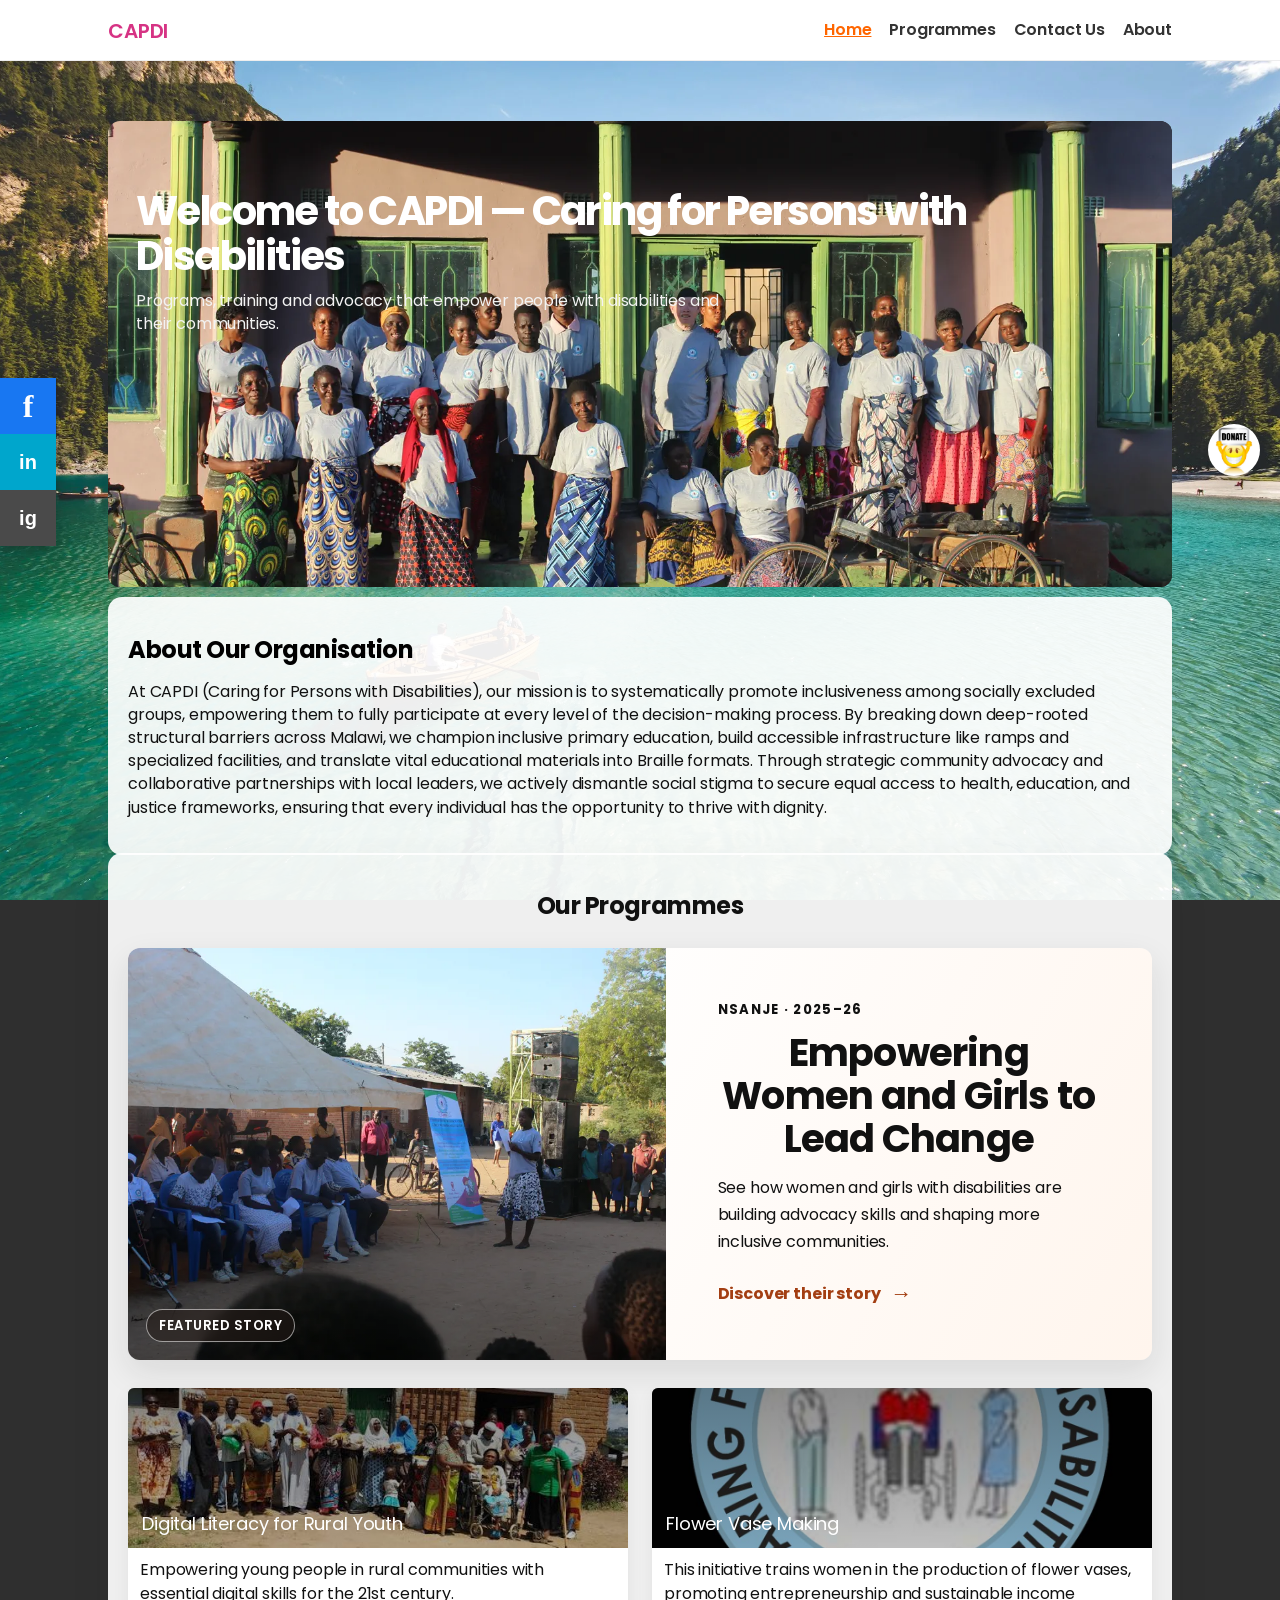
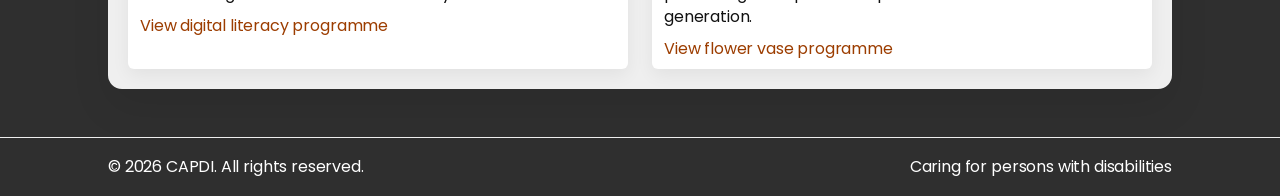
<file: index.html>
<!doctype html>
<html lang="en">
  <head>
    <meta charset="utf-8" />
    <meta name="viewport" content="width=device-width,initial-scale=1" />
    <link rel="icon" type="image/svg+xml" href="favicon.svg" />
    <title>CAPDI — Caring for persons with disabilities</title>
    <meta name="description" content="CAPDI empowers persons with disabilities and their communities through inclusive education, advocacy, training and development programmes in Malawi." />
    <link rel="preload" as="image" href="Pics/hero-capdi.webp" fetchpriority="high" />
    <link rel="preconnect" href="https://fonts.googleapis.com">
    <link rel="preconnect" href="https://fonts.gstatic.com" crossorigin>
    <link href="https://fonts.googleapis.com/css2?family=Poppins:wght@300;400;600;700&display=swap" rel="stylesheet" media="print" onload="this.media='all'">
    <noscript><link href="https://fonts.googleapis.com/css2?family=Poppins:wght@300;400;600;700&display=swap" rel="stylesheet"></noscript>
    <link rel="stylesheet" href="styles/styles.css?v=6">
    <!-- color overrides moved to styles/styles.css -->
  </head>
  <body>
    <header class="site-header">
      <div class="container">
        <div class="brand">
          <a href="index.html" class="brand-link"><span class="brand-text">CAPDI</span></a>
        </div>
        <button class="nav-toggle" aria-label="Toggle menu" aria-expanded="false">☰</button>
        <nav class="main-nav">
          <a href="index.html">Home</a>
          <a href="programmes.html">Programmes</a>
          
          <a href="contact.html">Contact Us</a>
          <a href="about.html">About</a>
        </nav>
      </div>
    </header>

    <section class="hero">
      <div class="container">
        <div class="hero-box">
          <img class="hero-image" src="Pics/hero-capdi.webp" alt="CAPDI community programme participants" width="1600" height="700" fetchpriority="high" decoding="async" />
          <div class="hero-inner">
            <h1 class="bright-orange">Welcome to CAPDI — Caring for Persons with Disabilities</h1>
            <p>Programs, training and advocacy that empower people with disabilities and their communities.</p>
          </div>
        </div>
      </div>
    </section>

    <main>
      <section id="about" class="container about-section">
        <div class="content-panel">
          <h2>About Our Organisation</h2>
          <p>At CAPDI (Caring for Persons with Disabilities), our mission is to systematically promote inclusiveness among socially excluded groups, empowering them to fully participate at every level of the decision-making process. By breaking down deep-rooted structural barriers across Malawi, we champion inclusive primary education, build accessible infrastructure like ramps and specialized facilities, and translate vital educational materials into Braille formats. Through strategic community advocacy and collaborative partnerships with local leaders, we actively dismantle social stigma to secure equal access to health, education, and justice frameworks, ensuring that every individual has the opportunity to thrive with dignity.</p>
        </div>
      </section>
      <section id="programmes" class="container programmes">
        <div class="content-panel">
          <h2>Our Programmes</h2>
          <a class="programme-spotlight" href="empowering-women-girls.html">
            <div class="programme-spotlight-image">
              <img src="Pics/empowering-women-girls.webp" alt="Women with disabilities taking part in CAPDI's Nsanje programme" width="960" height="640" loading="lazy" decoding="async" />
              <span class="programme-spotlight-label">Featured story</span>
            </div>
            <div class="programme-spotlight-copy">
              <p class="programme-spotlight-kicker">Nsanje <span aria-hidden="true">·</span> 2025–26</p>
              <h2>Empowering Women and Girls to Lead Change</h2>
              <p>See how women and girls with disabilities are building advocacy skills and shaping more inclusive communities.</p>
              <span class="programme-spotlight-link">Discover their story <span aria-hidden="true">→</span></span>
            </div>
          </a>
          <div class="grid home-programmes-grid">
          <article class="card reveal">
            <div class="card-image" style="background-image: url('Pics/home.jpg')">
              <div class="image-overlay">
                <div class="overlay-title">Digital Literacy for Rural Youth</div>
              </div>
            </div>
            <div class="card-body">
              <p>Empowering young people in rural communities with essential digital skills for the 21st century.</p>
              <a class="read-more" href="programmes.html#digital-literacy">View digital literacy programme</a>
            </div>
          </article>

          <article class="card reveal">
            <div class="card-image" style="background-image: url('Pics/images.jpg')">
              <div class="image-overlay">
                <div class="overlay-title">Flower Vase Making</div>
              </div>
            </div>
            <div class="card-body">
              <p>This initiative trains women in the production of flower vases, promoting entrepreneurship and sustainable income generation.</p>
              <a class="read-more" href="programmes.html#flower-vase">View flower vase programme</a>
            </div>
          </article>
          </div>
        </div>
      </section>
    </main>

    <footer class="site-footer">
      <div class="container">
        <div>© <span id="year"></span> CAPDI. All rights reserved.</div>
        <div>Caring for persons with disabilities</div>
      </div>
    </footer>
    <!-- Floating action buttons removed -->

    <script>
      document.getElementById('year').textContent = new Date().getFullYear();
      // Reveal on scroll
      (function(){
        const obs = new IntersectionObserver((entries)=>{
          entries.forEach(e=>{
            if(e.isIntersecting) e.target.classList.add('is-visible');
          });
        },{threshold:0.15});
        document.querySelectorAll('.reveal').forEach(el=>obs.observe(el));
      })();
    </script>
    <!-- Donate floating button (mid-right) -->
    <a id="contact-bubble" class="fab mid" href="contact.html" aria-label="Contact CAPDI" style="background-image:url('Pics/Donate.jpg'); right:20px; left:auto;"></a>
    <script>
      (function(){
        const page = location.pathname.split('/').pop() || 'index.html';
        document.querySelectorAll('.main-nav a').forEach(a=>{
          if(a.getAttribute('href') === page) a.classList.add('active');
        });
      })();
    </script>
    <script>
      document.addEventListener('DOMContentLoaded', function() {
        const toggle = document.querySelector('.nav-toggle');
        const navContainer = document.querySelector('.site-header .container');
        if (toggle && navContainer) {
          toggle.addEventListener('click', function() {
            const isOpen = navContainer.classList.toggle('open');
            toggle.setAttribute('aria-expanded', isOpen);
          });
        }
      });
    </script>
    <aside class="social-rail" aria-label="Social media">
      <a class="social-rail-button facebook" href="https://web.facebook.com/profile.php?id=100069528111214" target="_blank" rel="noopener noreferrer" aria-label="CAPDI on Facebook">f</a>
      <button class="social-rail-button linkedin" type="button" disabled title="LinkedIn link coming soon" aria-label="LinkedIn link coming soon">in</button>
      <button class="social-rail-button instagram" type="button" disabled title="Instagram link coming soon" aria-label="Instagram link coming soon">ig</button>
    </aside>
  </body>
</html>
</file>
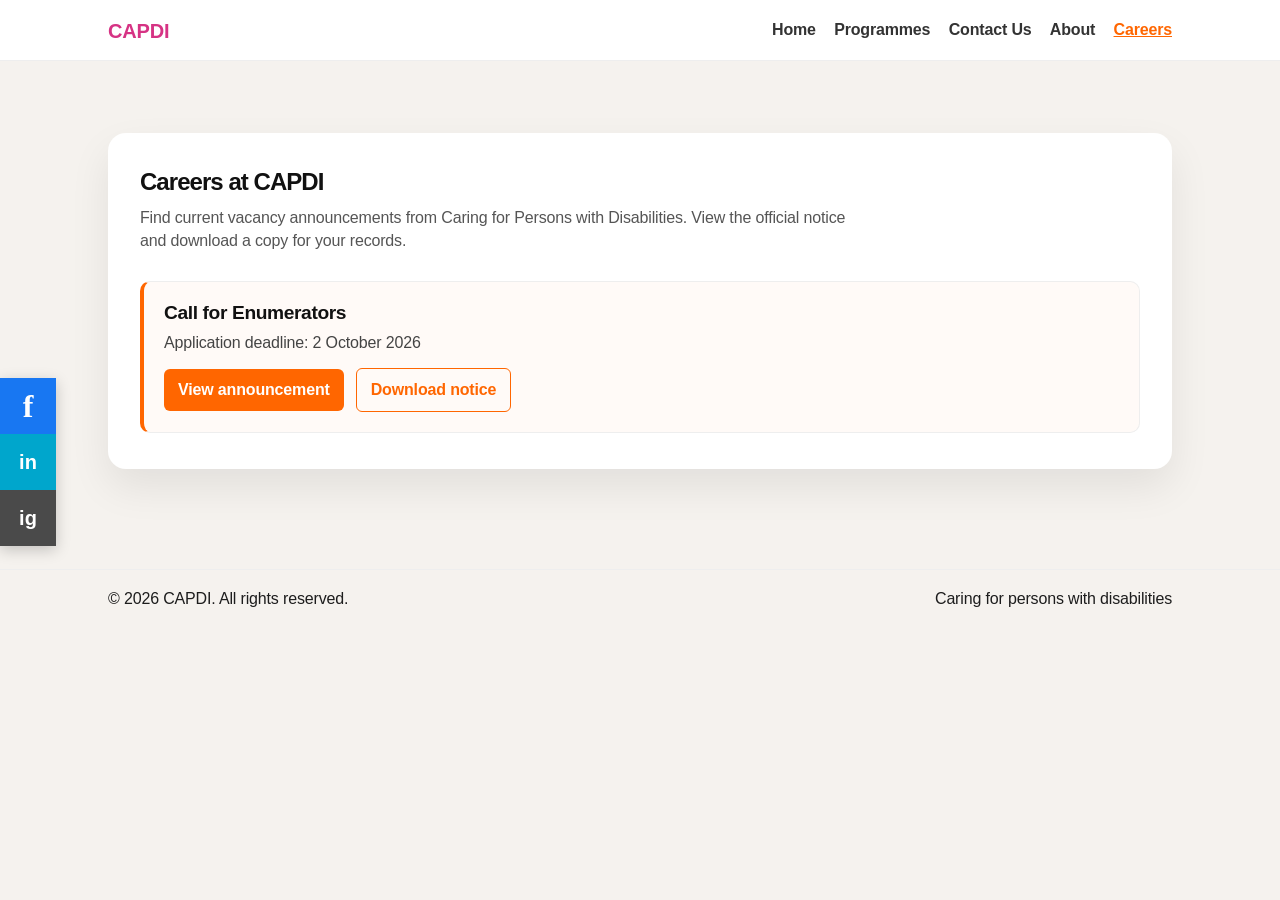
<file: careers.html>
<!doctype html>
<html lang="en">
  <head>
    <meta charset="utf-8" />
    <meta name="viewport" content="width=device-width,initial-scale=1" />
    <link rel="icon" type="image/svg+xml" href="favicon.svg" />
    <title>Careers — CAPDI</title>
    <link rel="preconnect" href="https://fonts.googleapis.com">
    <link rel="preconnect" href="https://fonts.gstatic.com" crossorigin>
    <link rel="stylesheet" href="styles/styles.css?v=6">
    <style>
      body { background: #f5f2ee; color: #1d1d1d; }
      .careers-page { max-width: 1100px; margin: 40px auto; padding: 32px 18px 60px; }
      .careers-panel { background: #fff; border-radius: 18px; padding: 36px 32px; box-shadow: 0 18px 40px rgba(0,0,0,0.08); }
      .careers-panel h1 { margin: 0 0 10px; color: #111; }
      .careers-intro { max-width: 720px; color: #555; margin: 0 0 28px; }
      .vacancy-list { display: grid; gap: 16px; }
      .vacancy-card { border: 1px solid #eee; border-left: 4px solid var(--accent); border-radius: 10px; padding: 20px; background: #fffaf7; }
      .vacancy-card h2 { margin: 0 0 8px; color: #111; font-size: 1.2rem; }
      .vacancy-card p { color: #444; margin: 0 0 14px; }
      .vacancy-actions { display: flex; flex-wrap: wrap; gap: 12px; align-items: center; }
      .vacancy-actions a { color: #fff; background: var(--accent); border-radius: 6px; padding: 10px 14px; font-weight: 700; text-decoration: none; }
      .vacancy-actions a.secondary { color: var(--accent); background: transparent; border: 1px solid var(--accent); }
      .vacancy-viewer { margin-top: 28px; padding-top: 24px; border-top: 1px solid #eee; }
      .vacancy-viewer h2 { color: #111; margin: 0 0 12px; }
      .vacancy-image { display: block; width: 100%; max-width: 853px; height: auto; margin: 0 auto; border: 1px solid #ddd; border-radius: 8px; }
      .empty-state { padding: 22px; border: 1px dashed #bbb; border-radius: 10px; color: #555; background: #fafafa; }
      .capd-careers-link { margin-top: 28px; padding: 20px; border-left: 4px solid var(--accent); background: #fff8f2; border-radius: 8px; }
      .capd-careers-link h3 { margin: 0 0 8px; color: #111; }
      .capd-careers-link p { color: #444; }
      @media (max-width: 640px) {
        .careers-panel { padding: 24px 18px; }
      }
    </style>
  </head>
  <body>
    <header class="site-header">
      <div class="container">
        <div class="brand"><a href="index.html" class="brand-link"><span class="brand-text">CAPDI</span></a></div>
        <button class="nav-toggle" aria-label="Toggle menu" aria-expanded="false">☰</button>
        <nav class="main-nav">
          <a href="index.html">Home</a>
          <a href="programmes.html">Programmes</a>
          <a href="contact.html">Contact Us</a>
          <a href="about.html">About</a>
          <a href="careers.html">Careers</a>
        </nav>
      </div>
    </header>

    <main class="careers-page">
      <section class="careers-panel" aria-labelledby="careers-heading">
        <h1 id="careers-heading">Careers at CAPDI</h1>
        <p class="careers-intro">Find current vacancy announcements from Caring for Persons with Disabilities. View the official notice and download a copy for your records.</p>
        <div id="vacancy-list" class="vacancy-list"></div>
        <div id="vacancy-viewer" class="vacancy-viewer" hidden></div>
      </section>
    </main>

    <footer class="site-footer">
      <div class="container">
        <div>© <span id="year"></span> CAPDI. All rights reserved.</div>
        <div>Caring for persons with disabilities</div>
      </div>
    </footer>

    <script>
      const vacancies = [
        { id: 'enumerator-sep-2026', title: 'Call for Enumerators', closingDate: '2 October 2026', image: 'Pics/vacancies/enumerator-sep-2026.jpg' }
      ];
      const list = document.getElementById('vacancy-list');
      const viewer = document.getElementById('vacancy-viewer');
      const requestedId = new URLSearchParams(window.location.search).get('vacancy');

      function renderVacancyCard(vacancy) {
        const card = document.createElement('article');
        card.className = 'vacancy-card';
        card.innerHTML = '<h2></h2><p></p><div class="vacancy-actions"><a class="open-link">View announcement</a><a class="secondary download-link" download>Download notice</a></div>';
        card.querySelector('h2').textContent = vacancy.title;
        card.querySelector('p').textContent = vacancy.closingDate ? 'Application deadline: ' + vacancy.closingDate : 'Official vacancy announcement';
        card.querySelector('.open-link').href = 'careers.html?vacancy=' + encodeURIComponent(vacancy.id);
        card.querySelector('.download-link').href = vacancy.image;
        card.querySelector('.download-link').download = 'CAPDI-Enumerator-Vacancy-September-2026.jpg';
        return card;
      }

      const selectedVacancy = vacancies.find(function(vacancy) { return vacancy.id === requestedId; });
      if (vacancies.length === 0) {
        list.innerHTML = '<div class="empty-state">There are no current vacancies. Please check back soon.</div>';
      } else {
        vacancies.forEach(function(vacancy) { list.appendChild(renderVacancyCard(vacancy)); });
      }

      if (selectedVacancy) {
        viewer.hidden = false;
        viewer.innerHTML = '<h2></h2><img class="vacancy-image"><p><a class="fallback-link" target="_blank" rel="noopener noreferrer">Open image in a new tab</a></p>';
        viewer.querySelector('h2').textContent = selectedVacancy.title;
        const announcement = viewer.querySelector('.vacancy-image');
        announcement.src = selectedVacancy.image;
        announcement.alt = selectedVacancy.title + ' vacancy announcement';
        viewer.querySelector('.fallback-link').href = selectedVacancy.image;
        viewer.scrollIntoView({ behavior: 'smooth', block: 'start' });
      }

      document.getElementById('year').textContent = new Date().getFullYear();
      const navToggle = document.querySelector('.nav-toggle');
      const navContainer = document.querySelector('.site-header .container');
      navToggle.addEventListener('click', function() {
        const isOpen = navContainer.classList.toggle('open');
        navToggle.setAttribute('aria-expanded', isOpen);
      });
      document.querySelectorAll('.main-nav a').forEach(function(link) {
        if (link.getAttribute('href') === 'careers.html') link.classList.add('active');
      });
    </script>
    <aside class="social-rail" aria-label="Social media">
      <a class="social-rail-button facebook" href="https://web.facebook.com/profile.php?id=100069528111214" target="_blank" rel="noopener noreferrer" aria-label="CAPDI on Facebook">f</a>
      <button class="social-rail-button linkedin" type="button" disabled title="LinkedIn link coming soon" aria-label="LinkedIn link coming soon">in</button>
      <button class="social-rail-button instagram" type="button" disabled title="Instagram link coming soon" aria-label="Instagram link coming soon">ig</button>
    </aside>
  </body>
</html>
</file>
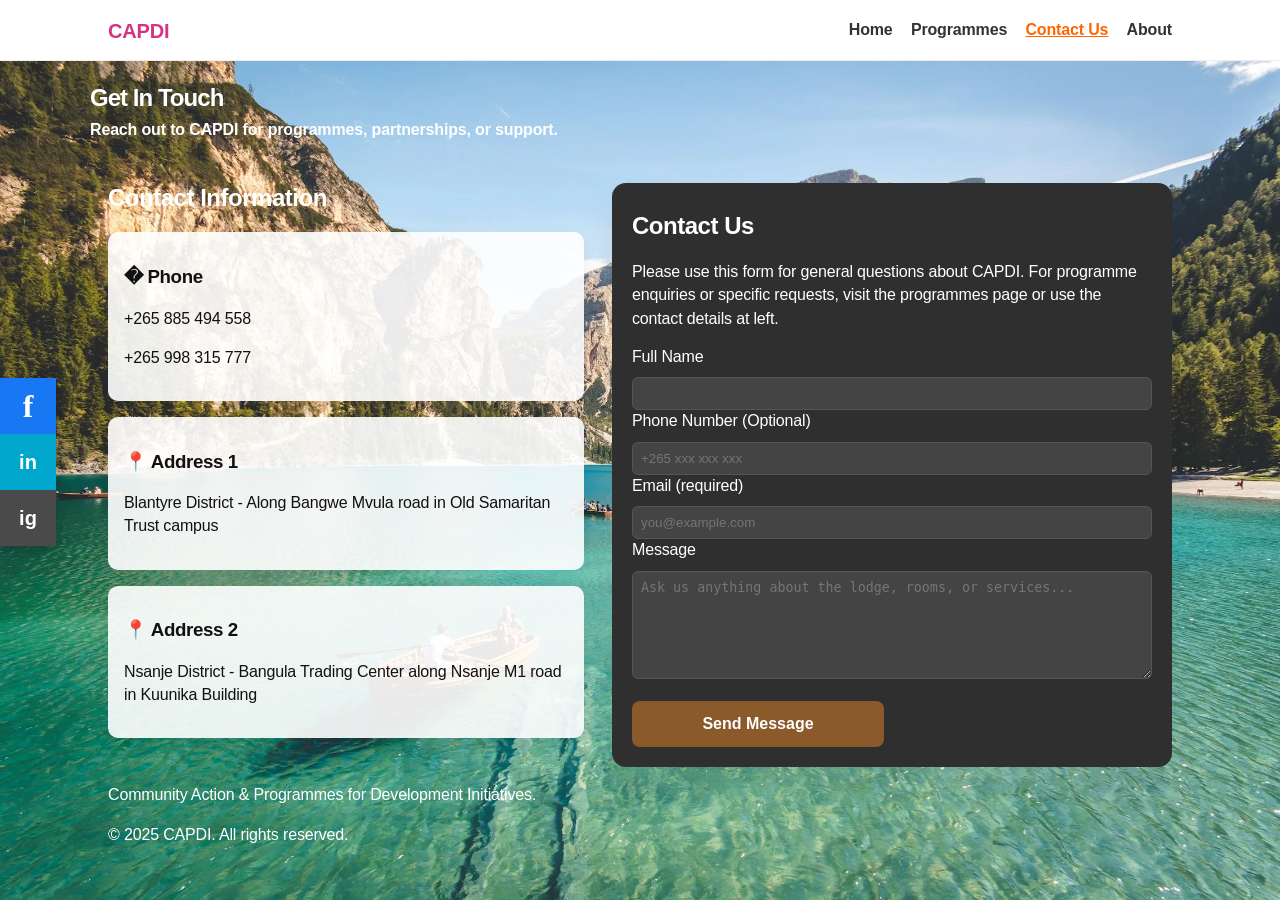
<file: contact.html>
<!doctype html>
<html lang="en">
<head>
  <meta charset="utf-8" />
  <meta name="viewport" content="width=device-width, initial-scale=1" />
  <link rel="icon" type="image/svg+xml" href="favicon.svg" />
  <title>Contact Us - CAPDI</title>
  <link rel="preload" href="styles/styles.css?v=6" as="style" onload="this.rel='stylesheet'">
  <noscript><link rel="stylesheet" href="styles/styles.css?v=6"></noscript>
  <style>
    .form-buttons-group {
      margin-top: 1.5rem;
    }

    .form-buttons-group .submit-button {
      width: 100%;
      padding: 1rem;
      background: #8B5A2B;
      color: white;
      border: none;
      border-radius: 8px;
      font-size: 1.1rem;
      font-weight: 600;
      cursor: pointer;
      transition: all 0.3s;
    }

    .form-buttons-group .submit-button:hover {
      background: #5A3F1A;
      transform: translateY(-2px);
      box-shadow: 0 4px 15px rgba(0,0,0,0.2);
    }

    .form-status {
      margin-top: 1rem;
      padding: 0.75rem 1rem;
      border-radius: 6px;
      font-size: 0.95rem;
    }

    .form-status.success {
      background: #e8f5e9;
      color: #1b5e20;
      border: 1px solid #c8e6c9;
    }

    .form-status.error {
      background: #ffebee;
      color: #b71c1c;
      border: 1px solid #ffcdd2;
    }

    @media (max-width: 768px) {
      .form-buttons-group .submit-button {
        width: auto;
        min-width: 220px;
        display: block;
        margin: 0 auto;
      }
    }
    /* moved .maroon-text rules into styles/styles.css */
  </style>
</head>
<body>
  <header class="site-header">
    <div class="container">
      <div class="brand">
        <a href="index.html" class="brand-link"><span class="brand-text">CAPDI</span></a>
      </div>
      <button class="nav-toggle" aria-label="Toggle menu" aria-expanded="false">☰</button>
      <nav class="main-nav">
        <a href="index.html">Home</a>
        <a href="programmes.html">Programmes</a>
        <a href="contact.html">Contact Us</a>
        <a href="about.html">About</a>
      </nav>
    </div>
  </header>

  <section class="page-header">
    <div class="header-content">
      <div>
        <h1 class="maroon-text">Get In Touch</h1>
        <p class="maroon-text">Reach out to CAPDI for programmes, partnerships, or support.</p>
      </div>
      <div><!-- spacer column aligns with contact panel --></div>
    </div>
  </section>

  <section class="contact-section">
    <div class="container">
      <div class="contact-grid">
        <div class="contact-info">
          <h2>Contact Information</h2>
          <div class="info-box">
            <h3>� Phone</h3>
            <p>+265 885 494 558</p>
            <p>+265 998 315 777</p>
          </div>
          <div class="info-box">
            <h3>📍 Address 1</h3>
            <p>Blantyre District - Along Bangwe Mvula road in Old Samaritan Trust campus</p>
          </div>
          <div class="info-box">
            <h3>📍 Address 2</h3>
            <p>Nsanje District - Bangula Trading Center along Nsanje M1 road in Kuunika Building</p>
          </div>
        </div>

        <div class="content-panel contact-panel">
          <form class="contact-form" action="send_contact.php" method="post">
          <h2>Contact Us</h2>
          <p>Please use this form for general questions about CAPDI. For programme enquiries or specific requests, visit the programmes page or use the contact details at left.</p>
          <div id="form-status" class="form-status" style="display: none;"></div>
          <div class="form-group">
            <label for="name">Full Name</label>
            <input type="text" id="name" name="name" required />
          </div>
          <div class="form-group">
            <label for="phone">Phone Number (Optional)</label>
            <input type="tel" id="phone" name="phone" placeholder="+265 xxx xxx xxx" />
          </div>
          <div class="form-group">
            <label for="email">Email (required)</label>
            <input type="email" id="email" name="email" required aria-required="true" placeholder="you@example.com" />
          </div>
          <div class="form-group">
            <label for="message">Message</label>
            <textarea id="message" name="message" rows="6" placeholder="Ask us anything about the lodge, rooms, or services..."></textarea>
          </div>
          <div class="form-buttons-group">
            <button type="submit" class="submit-button">Send Message</button>
          </div>
          </form>
        </div>
      </div>
    </div>
  </section>

  <footer class="footer">
    <div class="container">
      <p>Community Action & Programmes for Development Initiatives.</p>
      <p>&copy; 2025 CAPDI. All rights reserved.</p>

    </div>
  </footer>

  <script>
    document.addEventListener('DOMContentLoaded', function() {
      const params = new URLSearchParams(window.location.search);
      const status = params.get('status');
      const statusBox = document.getElementById('form-status');

      if (statusBox && status) {
        if (status === 'success') {
          statusBox.textContent = 'Thank you. Your message has been sent successfully.';
          statusBox.className = 'form-status success';
          statusBox.style.display = 'block';
        } else if (status === 'error') {
          statusBox.textContent = 'We could not send your message right now. Please try again.';
          statusBox.className = 'form-status error';
          statusBox.style.display = 'block';
        }
      }
    });
  </script>
  <script>
    document.addEventListener('DOMContentLoaded', function() {
      const toggle = document.querySelector('.nav-toggle');
      const navContainer = document.querySelector('.site-header .container');
      if (toggle && navContainer) {
        toggle.addEventListener('click', function() {
          const isOpen = navContainer.classList.toggle('open');
          toggle.setAttribute('aria-expanded', isOpen);
        });
      }
    });
  </script>
  <script>
    (function(){
      const page = location.pathname.split('/').pop() || 'index.html';
      document.querySelectorAll('.main-nav a').forEach(a=>{
        if(a.getAttribute('href') === page) a.classList.add('active');
      });
    })();
  </script>
  <aside class="social-rail" aria-label="Social media">
    <a class="social-rail-button facebook" href="https://web.facebook.com/profile.php?id=100069528111214" target="_blank" rel="noopener noreferrer" aria-label="CAPDI on Facebook">f</a>
    <button class="social-rail-button linkedin" type="button" disabled title="LinkedIn link coming soon" aria-label="LinkedIn link coming soon">in</button>
    <button class="social-rail-button instagram" type="button" disabled title="Instagram link coming soon" aria-label="Instagram link coming soon">ig</button>
  </aside>
</body>
</html>
</file>
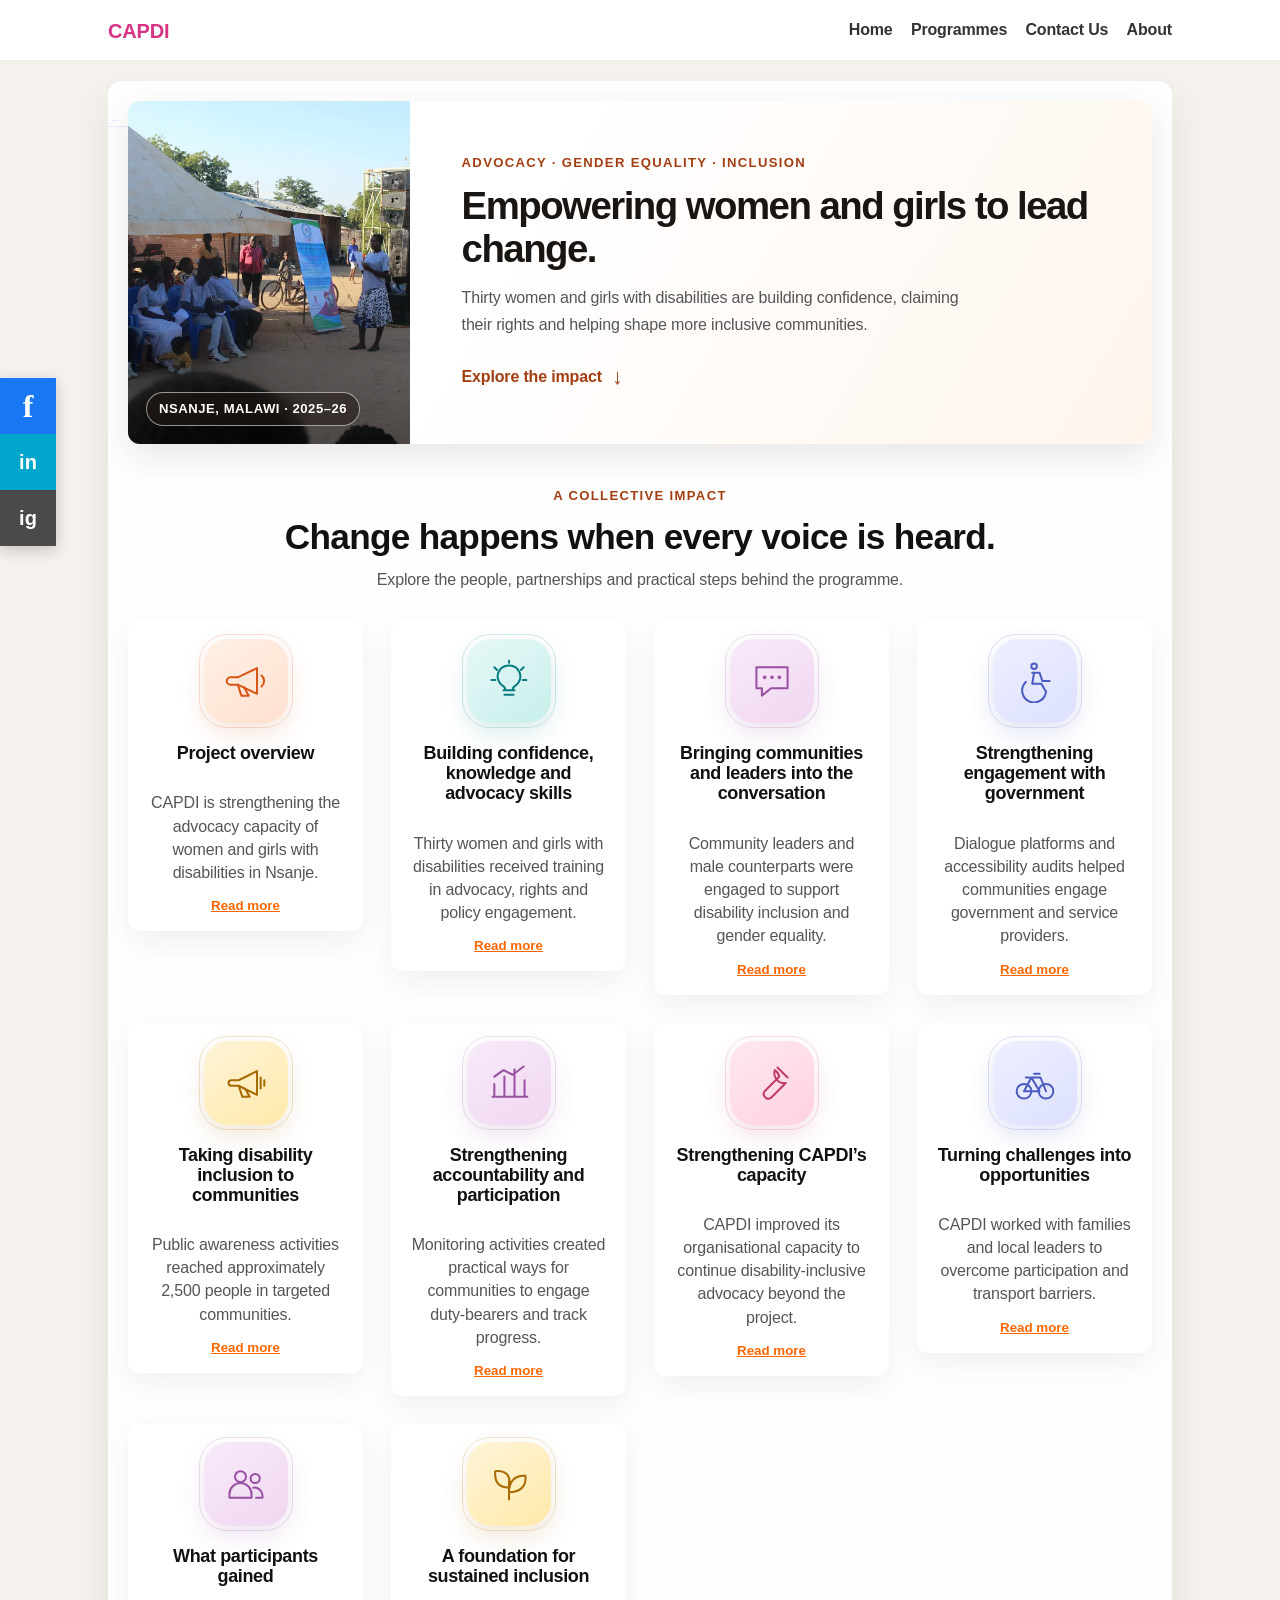
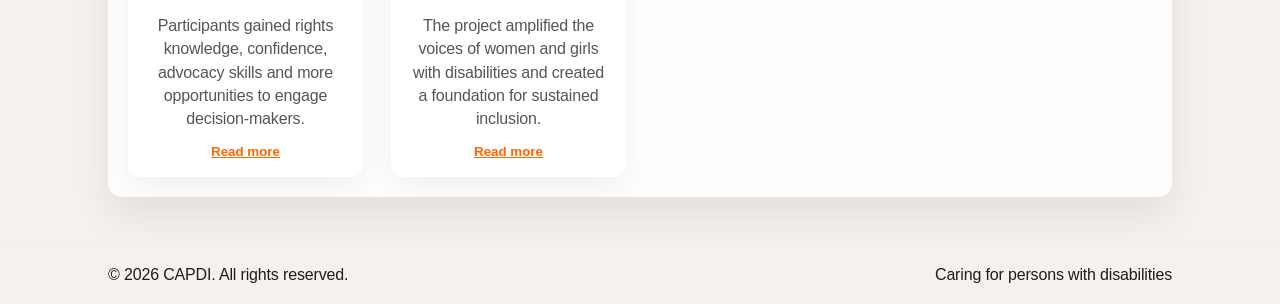
<file: empowering-women-girls.html>
<!doctype html>
<html lang="en">
  <head>
    <meta charset="utf-8" />
    <meta name="viewport" content="width=device-width,initial-scale=1" />
    <link rel="icon" type="image/svg+xml" href="favicon.svg" />
    <title>Empowering Women and Girls with Disabilities — CAPDI</title>
    <link rel="stylesheet" href="styles/styles.css?v=6">
    <style>
      body {
        background: #f5f2ee;
        color: #1d1d1d;
      }
      .story-page {
        max-width: 1200px;
        margin: 40px auto;
        padding: 32px 18px 60px;
      }
      .story-page .content-panel {
        background: #ffffff;
        border-radius: 18px;
        padding: 36px 32px;
        box-shadow: 0 18px 40px rgba(0,0,0,0.08);
      }
      .story-page .header-block {
        margin-bottom: 28px;
      }
      .story-page h1 {
        font-size: clamp(2rem, 4vw, 3.2rem);
        color: #111;
        line-height: 1.15;
        margin: 0 0 12px;
      }
      .story-page .meta {
        color: #5f5f5f;
        font-weight: 600;
        margin-bottom: 0;
      }
      .story-page .story-grid {
        display: grid;
        grid-template-columns: repeat(2, minmax(0, 1fr));
        gap: 22px;
      }
      .story-page .story-card {
        background: #fff;
        border: 1px solid #eee;
        border-radius: 14px;
        padding: 22px 20px;
        box-shadow: 0 12px 30px rgba(0,0,0,0.05);
      }
      .story-page .story-card h2 {
        margin: 0 0 12px;
        color: #111;
        font-size: 1.08rem;
        line-height: 1.5;
      }
      .story-page p {
        color: #1a1a1a;
        font-size: 1.02rem;
        line-height: 1.8;
        margin: 0 0 1rem;
      }
      .story-page .story-card p {
        margin-bottom: 0;
      }
      .story-page .story-card p + p {
        margin-top: 1rem;
      }
      .story-page .story-card ul {
        margin: 10px 0 0;
        padding-left: 1.2rem;
        color: #1a1a1a;
        line-height: 1.8;
      }
      .story-page .story-card li {
        margin-bottom: 0.4rem;
      }
      .story-page strong {
        color: #111;
      }
      .story-page em {
        color: #222;
        font-style: italic;
      }
      .story-page .back-link {
        display: inline-block;
        margin-bottom: 22px;
        color: var(--accent);
        font-weight: 700;
        text-decoration: none;
      }
      .story-page .back-link:hover {
        text-decoration: underline;
      }
      .programmes-grid .programme-icon {
        position: relative;
        isolation: isolate;
        display: grid;
        place-items: center;
        width: 84px;
        height: 84px;
        margin: 0 auto 12px;
        border-radius: 24px;
        background: linear-gradient(145deg, #fff0e5, #ffe0cf);
        color: #d95516;
        box-shadow: 0 10px 24px rgba(205, 91, 39, .16);
        animation: programme-icon-float 4s ease-in-out infinite;
        transition: transform 240ms ease, box-shadow 240ms ease;
      }
      .programmes-grid .programme-icon::before {
        position: absolute;
        z-index: -1;
        inset: -5px;
        border: 1px solid currentColor;
        border-radius: 28px;
        content: "";
        opacity: .18;
        animation: programme-icon-orbit 12s linear infinite;
      }
      .programmes-grid .programme-icon svg {
        width: 44px;
        height: 44px;
        fill: none;
        stroke: currentColor;
        stroke-linecap: round;
        stroke-linejoin: round;
        stroke-width: 2.2;
        transition: transform 240ms ease;
      }
      .programmes-grid .programme-card:hover .programme-icon,
      .programmes-grid .programme-card:focus-within .programme-icon {
        transform: translateY(-4px) rotate(-3deg);
        box-shadow: 0 16px 30px rgba(205, 91, 39, .24);
      }
      .programmes-grid .programme-card:hover .programme-icon svg,
      .programmes-grid .programme-card:focus-within .programme-icon svg {
        transform: scale(1.08);
      }
      .programmes-grid .programme-card:nth-child(3n + 2) .programme-icon {
        background: linear-gradient(145deg, #e6f8f7, #c8efeb);
        color: #087c80;
        box-shadow: 0 10px 24px rgba(8, 124, 128, .15);
      }
      .programmes-grid .programme-card:nth-child(3n) .programme-icon {
        background: linear-gradient(145deg, #f8eafa, #f0d7f1);
        color: #9850a3;
        box-shadow: 0 10px 24px rgba(152, 80, 163, .16);
      }
      .programmes-grid .programme-card:nth-child(4n) .programme-icon {
        background: linear-gradient(145deg, #eef0ff, #dce0ff);
        color: #4b5bc0;
        box-shadow: 0 10px 24px rgba(75, 91, 192, .16);
      }
      .programmes-grid .programme-card:nth-child(5n) .programme-icon {
        background: linear-gradient(145deg, #fff4d8, #ffe9aa);
        color: #a76a00;
        box-shadow: 0 10px 24px rgba(167, 106, 0, .16);
      }
      .programmes-grid .programme-card:nth-child(7n) .programme-icon {
        background: linear-gradient(145deg, #ffe8ee, #ffd2df);
        color: #c13c69;
        box-shadow: 0 10px 24px rgba(193, 60, 105, .16);
      }
      @keyframes programme-icon-float {
        0%, 100% { translate: 0 0; }
        50% { translate: 0 -5px; }
      }
      @keyframes programme-icon-orbit {
        to { rotate: 360deg; }
      }
      @media (prefers-reduced-motion: reduce) {
        .programmes-grid .programme-icon,
        .programmes-grid .programme-icon::before {
          animation: none;
        }
        .programmes-grid .programme-card:hover .programme-icon {
          transform: none;
        }
        .programmes-grid .programme-card:hover .programme-icon svg {
          transform: none;
        }
      }
      @media (max-width: 800px) {
        .story-page .story-grid {
          grid-template-columns: 1fr;
        }
      }
      @media (max-width: 640px) {
        .story-page .content-panel {
          padding: 24px 18px;
        }
      }
      .programme-details-dialog {
        position: fixed;
        inset: 0;
        width: 100%;
        height: 100%;
        max-width: none;
        max-height: none;
        margin: 0;
        padding: 24px;
        border: 0;
        overflow: auto;
        background: transparent;
      }
      .programme-details-dialog[open] {
        display: flex;
        align-items: center;
        justify-content: center;
      }
      .programme-details-dialog::backdrop {
        background: rgba(15, 20, 28, 0.68);
        backdrop-filter: blur(4px);
      }
      .programme-details-card {
        position: relative;
        width: min(100%, 680px);
        max-height: min(78vh, 760px);
        overflow: auto;
        padding: 36px;
        border: 1px solid rgba(255,255,255,.7);
        border-radius: 20px;
        background: #fff;
        color: #1a1a1a;
        box-shadow: 0 24px 80px rgba(0,0,0,.3);
      }
      .programme-details-card h2 {
        margin: 0 44px 20px 0;
        color: #111;
        font-size: clamp(1.35rem, 3vw, 1.8rem);
        line-height: 1.25;
      }
      .programme-details-card p,
      .programme-details-card li {
        color: #333;
        font-size: 1rem;
        line-height: 1.75;
      }
      .programme-details-card p:last-child {
        margin-bottom: 0;
      }
      .programme-details-close {
        position: absolute;
        top: 16px;
        right: 16px;
        display: grid;
        place-items: center;
        width: 40px;
        height: 40px;
        border: 0;
        border-radius: 50%;
        background: #f3eee9;
        color: #30251e;
        font-size: 1.7rem;
        line-height: 1;
        cursor: pointer;
      }
      .programme-details-close:hover {
        background: #ffe3d3;
      }
      .programme-details-close:focus-visible {
        outline: 3px solid var(--accent);
        outline-offset: 2px;
      }
      @media (max-width: 640px) {
        .programme-details-dialog {
          padding: 16px;
        }
        .programme-details-card {
          padding: 28px 22px;
          border-radius: 16px;
        }
        .programme-details-close {
          top: 10px;
          right: 10px;
        }
      }
    </style>
  </head>
  <body>
    <header class="site-header">
      <div class="container">
        <div class="brand">
          <a href="index.html" class="brand-link"><span class="brand-text">CAPDI</span></a>
        </div>
        <button class="nav-toggle" aria-label="Toggle menu" aria-expanded="false">☰</button>
        <nav class="main-nav">
          <a href="index.html">Home</a>
          <a href="programmes.html">Programmes</a>
          <a href="contact.html">Contact Us</a>
          <a href="about.html">About</a>
        </nav>
      </div>
    </header>

    <main>
      <section class="container programmes" id="programmes-list">
        <a class="back-link" href="programmes.html">← Back to Programmes</a>
        <div class="content-panel">
          <a class="programme-spotlight story-spotlight" href="#story-highlights">
            <div class="programme-spotlight-image">
              <img src="Pics/empowering-women-girls.webp" alt="Women with disabilities taking part in CAPDI's Nsanje programme" width="960" height="640" fetchpriority="high" decoding="async" />
              <span class="programme-spotlight-label">Nsanje, Malawi · 2025–26</span>
            </div>
            <div class="programme-spotlight-copy">
              <p class="programme-spotlight-kicker">Advocacy · Gender equality · Inclusion</p>
              <h1>Empowering women and girls to lead change.</h1>
              <p>Thirty women and girls with disabilities are building confidence, claiming their rights and helping shape more inclusive communities.</p>
              <span class="programme-spotlight-link">Explore the impact <span aria-hidden="true">↓</span></span>
            </div>
          </a>

          <div class="story-highlights-heading" id="story-highlights">
            <p class="programme-spotlight-kicker">A collective impact</p>
            <h2>Change happens when every voice is heard.</h2>
            <p>Explore the people, partnerships and practical steps behind the programme.</p>
          </div>
          <div class="programmes-grid">
            <div class="programme-card reveal">
              <div class="programme-icon" role="img" aria-label="Women and girls raising their voices"><svg viewBox="0 0 48 48" aria-hidden="true"><path d="M7 20h8l21-10v28L15 28H7a4 4 0 0 1 0-8Z"/><path d="m15 28 4 12h8l-5-9M41 18a8 8 0 0 1 0 12"/></svg></div>
              <h4>Project overview</h4>
              <p>CAPDI is strengthening the advocacy capacity of women and girls with disabilities in Nsanje.</p>
              <div class="programme-extra" hidden><p>Women and girls with disabilities in rural communities often face multiple barriers to participating in decisions that affect their lives. Limited access to information, social and family barriers, inaccessible services and few opportunities to engage decision-makers can leave their voices unheard. In response to these challenges, <em>Caring for Persons with Disabilities (CAPDI)</em> implemented the project <em>“Empowering Women and Girls with Disabilities: Advocacy for Gender Equality and Inclusion”</em> in Nsanje District, with support from the <em>Women and Girls Fund (WGF)</em>.</p><p>The project focused on strengthening the advocacy capacity of women and girls with disabilities while creating opportunities for them to engage community leaders, government authorities and service providers on issues affecting their rights, participation and access to services, including education, health and justice.</p></div>
              <button type="button" class="programme-toggle read-more" aria-expanded="false">Read more</button>
            </div>

            <div class="programme-card reveal">
              <div class="programme-icon" role="img" aria-label="Learning and advocacy training"><svg viewBox="0 0 48 48" aria-hidden="true"><path d="M18 34h12M19 39h10M24 7a12 12 0 0 0-7 22c2 1 3 3 3 5h8c0-2 1-4 3-5A12 12 0 0 0 24 7Z"/><path d="M24 2v2M8 9l3 3M40 9l-3 3M5 23h4M39 23h4"/></svg></div>
              <h4>Building confidence, knowledge and advocacy skills</h4>
              <p>Thirty women and girls with disabilities received training in advocacy, rights and policy engagement.</p>
              <div class="programme-extra" hidden><p>The training provided participants with practical knowledge and accessible learning approaches. Participants demonstrated greater confidence and willingness to speak about issues affecting them and engage with community structures.</p></div>
              <button type="button" class="programme-toggle read-more" aria-expanded="false">Read more</button>
            </div>

            <div class="programme-card reveal">
              <div class="programme-icon" role="img" aria-label="Community conversation"><svg viewBox="0 0 48 48" aria-hidden="true"><path d="M7 9h34v23H23l-10 8v-8H7z"/><path d="M16 20h.01M24 20h.01M32 20h.01" stroke-width="4" stroke-linecap="round"/></svg></div>
              <h4>Bringing communities and leaders into the conversation</h4>
              <p>Community leaders and male counterparts were engaged to support disability inclusion and gender equality.</p>
              <div class="programme-extra" hidden><p>CAPDI engaged <strong>34 traditional and community leaders</strong>, exceeding the original target of 28, and <strong>40 male counterparts</strong> to promote greater understanding of disability inclusion, gender equality and participation.</p></div>
              <button type="button" class="programme-toggle read-more" aria-expanded="false">Read more</button>
            </div>

            <div class="programme-card reveal">
              <div class="programme-icon" role="img" aria-label="Working with government and service providers"><svg viewBox="0 0 48 48" aria-hidden="true"><circle cx="23" cy="8" r="3"/><path d="M21 15h8l3 9h8M23 15l-2 12h10l4 7M14 25a13 13 0 1 0 22 10"/></svg></div>
              <h4>Strengthening engagement with government</h4>
              <p>Dialogue platforms and accessibility audits helped communities engage government and service providers.</p>
              <div class="programme-extra" hidden><p>CAPDI engaged <strong>20 government officials and service providers</strong>, established <strong>5 dialogue platforms</strong>, and conducted <strong>10 accessibility audits of public facilities</strong>.</p></div>
              <button type="button" class="programme-toggle read-more" aria-expanded="false">Read more</button>
            </div>

            <div class="programme-card reveal">
              <div class="programme-icon" role="img" aria-label="Inclusive community awareness"><svg viewBox="0 0 48 48" aria-hidden="true"><path d="M8 21h8l20-10v26L16 27H8a3 3 0 0 1 0-6ZM16 27l4 12h8l-5-9"/><path d="M40 18v12M44 21v6"/></svg></div>
              <h4>Taking disability inclusion to communities</h4>
              <p>Public awareness activities reached approximately 2,500 people in targeted communities.</p>
              <div class="programme-extra" hidden><p>The activities raised awareness about the rights and needs of women and girls with disabilities. CAPDI also developed and distributed <strong>30 inclusive policy implementation toolkits and guidelines</strong>.</p></div>
              <button type="button" class="programme-toggle read-more" aria-expanded="false">Read more</button>
            </div>

            <div class="programme-card reveal">
              <div class="programme-icon" role="img" aria-label="Tracking progress together"><svg viewBox="0 0 48 48" aria-hidden="true"><path d="M8 39V25M19 39V17M30 39V9M41 39V21M6 39h38"/><path d="m8 17 10-7 10 5 12-9"/></svg></div>
              <h4>Strengthening accountability and participation</h4>
              <p>Monitoring activities created practical ways for communities to engage duty-bearers and track progress.</p>
              <div class="programme-extra" hidden><p>CAPDI engaged <strong>40 members of the District Executive Committee</strong>, developed a service-provider scorecard, and conducted three project site visits to encourage accountability among service providers.</p></div>
              <button type="button" class="programme-toggle read-more" aria-expanded="false">Read more</button>
            </div>

            <div class="programme-card reveal">
              <div class="programme-icon" role="img" aria-label="CAPDI team working together"><svg viewBox="0 0 48 48" aria-hidden="true"><path d="M27 10a11 11 0 0 0 12 14L23 40a5 5 0 0 1-7-7l16-16A11 11 0 0 0 27 10Z"/><path d="m30 7 11 11"/></svg></div>
              <h4>Strengthening CAPDI’s capacity</h4>
              <p>CAPDI improved its organisational capacity to continue disability-inclusive advocacy beyond the project.</p>
              <div class="programme-extra" hidden><p><strong>Ten CAPDI staff</strong> received training in monitoring and evaluation and resource mobilisation. The organisation also improved its website, developed advocacy materials and procured essential office equipment.</p></div>
              <button type="button" class="programme-toggle read-more" aria-expanded="false">Read more</button>
            </div>

            <div class="programme-card reveal">
              <div class="programme-icon" role="img" aria-label="Overcoming barriers together"><svg viewBox="0 0 48 48" aria-hidden="true"><circle cx="12" cy="33" r="8"/><circle cx="36" cy="33" r="8"/><path d="m12 33 8-15 9 15H12l8-15h10l6 15M23 14h6M18 18h-4"/></svg></div>
              <h4>Turning challenges into opportunities</h4>
              <p>CAPDI worked with families and local leaders to overcome participation and transport barriers.</p>
              <div class="programme-extra" hidden><p>When some families resisted women’s participation, CAPDI engaged the Area Development Committee Chairperson to explain the training and emphasise participants’ capabilities and rights. Transport support, including local bicycle operators, helped participants travel safely from remote communities.</p></div>
              <button type="button" class="programme-toggle read-more" aria-expanded="false">Read more</button>
            </div>

            <div class="programme-card reveal">
              <div class="programme-icon" role="img" aria-label="Participants sharing ideas"><svg viewBox="0 0 48 48" aria-hidden="true"><circle cx="18" cy="16" r="6"/><path d="M6 39v-4a12 12 0 0 1 24 0v4z"/><circle cx="34" cy="18" r="5"/><path d="M32 28a9 9 0 0 1 10 9v2h-7"/></svg></div>
              <h4>What participants gained</h4>
              <p>Participants gained rights knowledge, confidence, advocacy skills and more opportunities to engage decision-makers.</p>
              <div class="programme-extra" hidden><p>Through training, dialogue and community engagement, participants gained:</p><ul><li>Clear understanding of their rights and legal protections.</li><li>Increased confidence to speak about issues affecting them.</li><li>Greater willingness to engage community and government structures.</li><li>Improved advocacy and mobilisation skills.</li><li>More opportunities to participate in dialogue with decision-makers.</li></ul></div>
              <button type="button" class="programme-toggle read-more" aria-expanded="false">Read more</button>
            </div>

            <div class="programme-card reveal">
              <div class="programme-icon" role="img" aria-label="A strong foundation for inclusion"><svg viewBox="0 0 48 48" aria-hidden="true"><path d="M24 41V21M24 28C12 28 8 21 9 10c11-1 18 4 15 18ZM24 33c0-12 7-19 18-18 1 11-5 18-18 18Z"/></svg></div>
              <h4>A foundation for sustained inclusion</h4>
              <p>The project amplified the voices of women and girls with disabilities and created a foundation for sustained inclusion.</p>
              <div class="programme-extra" hidden><p>The Nsanje experience demonstrates that when women and girls with disabilities receive appropriate information, accessibility and supportive platforms, they are willing and able to participate in advocacy. CAPDI has strengthened its capacity for future work on gender equality, disability inclusion and the rights of women and girls with disabilities.</p></div>
              <button type="button" class="programme-toggle read-more" aria-expanded="false">Read more</button>
            </div>
          </div>
        </div>
      </section>
    </main>

    <footer class="site-footer">
      <div class="container">
        <div>© <span id="year"></span> CAPDI. All rights reserved.</div>
        <div>Caring for persons with disabilities</div>
      </div>
    </footer>

    <dialog class="programme-details-dialog" id="programme-details-dialog" aria-labelledby="programme-details-title">
      <div class="programme-details-card">
        <button class="programme-details-close" type="button" aria-label="Close programme details" autofocus>×</button>
        <h2 id="programme-details-title"></h2>
        <div class="programme-details-content"></div>
      </div>
    </dialog>

    <script>document.getElementById('year').textContent = new Date().getFullYear();</script>
    <script>
      document.addEventListener('DOMContentLoaded', function() {
        const toggle = document.querySelector('.nav-toggle');
        const navContainer = document.querySelector('.site-header .container');
        if (toggle && navContainer) {
          toggle.addEventListener('click', function() {
            const isOpen = navContainer.classList.toggle('open');
            toggle.setAttribute('aria-expanded', isOpen);
          });
        }
      });
    </script>
    <script>
      document.addEventListener('DOMContentLoaded', function() {
        const page = location.pathname.split('/').pop() || 'index.html';
        document.querySelectorAll('.main-nav a').forEach(function(link) {
          if (link.getAttribute('href') === page) {
            link.classList.add('active');
          }
        });

        const detailsDialog = document.getElementById('programme-details-dialog');
        const detailsTitle = document.getElementById('programme-details-title');
        const detailsContent = detailsDialog.querySelector('.programme-details-content');
        const closeDetailsButton = detailsDialog.querySelector('.programme-details-close');
        let activeProgrammeButton = null;

        document.querySelectorAll('.programme-toggle').forEach(function(button) {
          button.setAttribute('aria-haspopup', 'dialog');
          button.setAttribute('aria-controls', detailsDialog.id);
          button.addEventListener('click', function() {
            const card = button.closest('.programme-card');
            const extra = card ? card.querySelector('.programme-extra') : null;
            const heading = card ? card.querySelector('h4') : null;
            if (!extra || !heading) {
              return;
            }

            const details = extra.cloneNode(true);
            details.hidden = false;
            detailsTitle.textContent = heading.textContent;
            detailsContent.replaceChildren(details);
            activeProgrammeButton = button;
            button.setAttribute('aria-expanded', 'true');
            detailsDialog.showModal();
          });
        });

        closeDetailsButton.addEventListener('click', function() {
          detailsDialog.close();
        });

        detailsDialog.addEventListener('click', function(event) {
          if (event.target === detailsDialog) {
            detailsDialog.close();
          }
        });

        detailsDialog.addEventListener('cancel', function(event) {
          event.preventDefault();
          detailsDialog.close();
        });

        detailsDialog.addEventListener('keydown', function(event) {
          if (event.key === 'Escape') {
            event.preventDefault();
            detailsDialog.close();
          }
        });

        detailsDialog.addEventListener('close', function() {
          if (activeProgrammeButton) {
            activeProgrammeButton.setAttribute('aria-expanded', 'false');
            activeProgrammeButton.focus();
            activeProgrammeButton = null;
          }
        });
      });
    </script>
    <script>
      (function(){
        const revealElements = document.querySelectorAll('.reveal');
        if (!('IntersectionObserver' in window)) {
          revealElements.forEach(function(element) { element.classList.add('is-visible'); });
          return;
        }

        const observer = new IntersectionObserver(function(entries) {
          entries.forEach(function(entry) {
            if (entry.isIntersecting) {
              entry.target.classList.add('is-visible');
            }
          });
        }, {threshold: 0.12});
        revealElements.forEach(function(element) { observer.observe(element); });
      })();
    </script>
    <aside class="social-rail" aria-label="Social media">
      <a class="social-rail-button facebook" href="https://web.facebook.com/profile.php?id=100069528111214" target="_blank" rel="noopener noreferrer" aria-label="CAPDI on Facebook">f</a>
      <button class="social-rail-button linkedin" type="button" disabled title="LinkedIn link coming soon" aria-label="LinkedIn link coming soon">in</button>
      <button class="social-rail-button instagram" type="button" disabled title="Instagram link coming soon" aria-label="Instagram link coming soon">ig</button>
    </aside>
  </body>
</html>
</file>
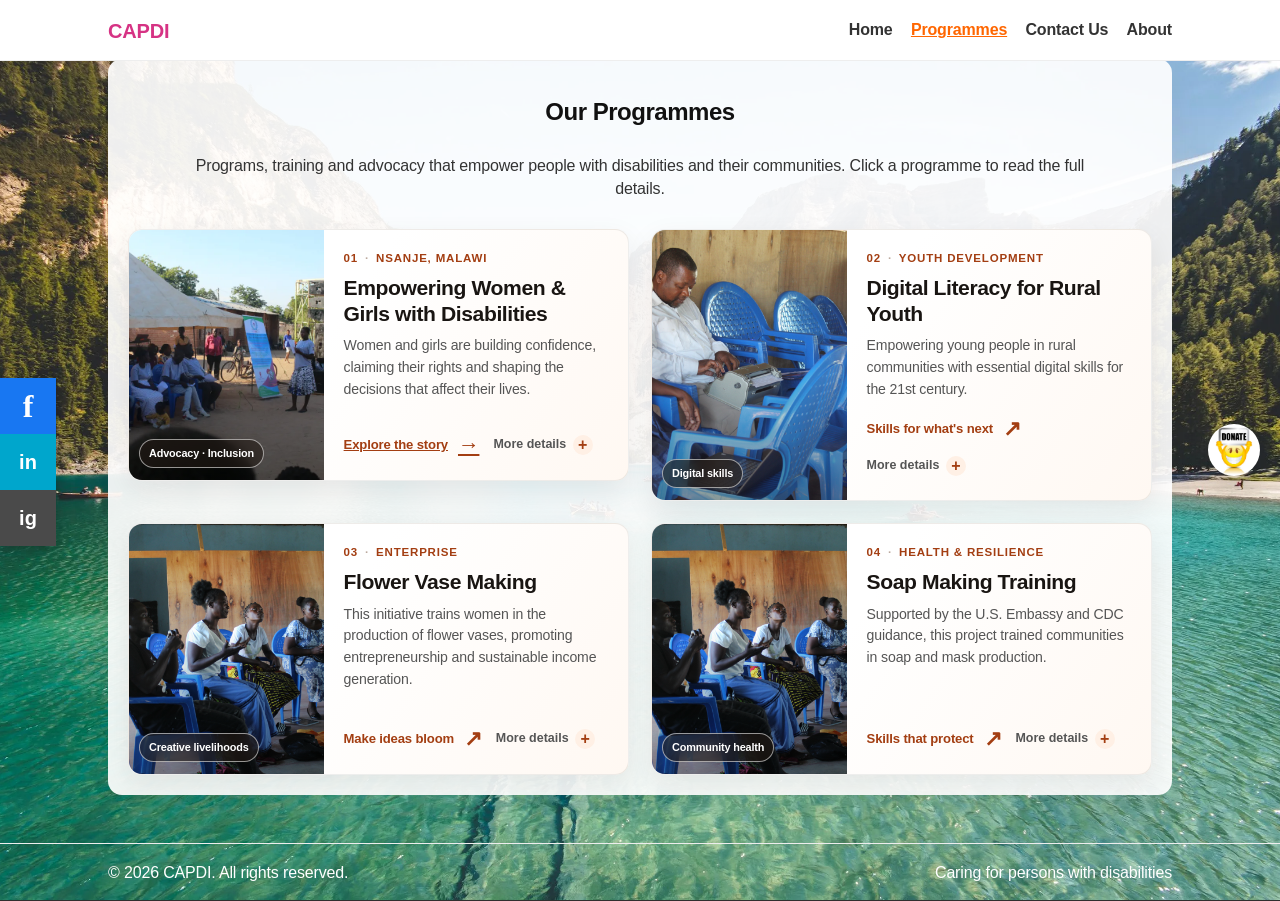
<file: programmes.html>
<!doctype html>
<html lang="en">
  <head>
    <meta charset="utf-8" />
    <meta name="viewport" content="width=device-width,initial-scale=1" />
    <link rel="icon" type="image/svg+xml" href="favicon.svg" />
    <title>Programmes - CAPDI</title>
    <link rel="stylesheet" href="styles/styles.css?v=6">
  </head>
  <body>
    <header class="site-header">
      <div class="container">
        <div class="brand">
          <a href="index.html" class="brand-link"><span class="brand-text">CAPDI</span></a>
        </div>
        <button class="nav-toggle" aria-label="Toggle menu" aria-expanded="false">☰</button>
        <nav class="main-nav">
          <a href="index.html">Home</a>
          <a href="programmes.html">Programmes</a>
          
          <a href="contact.html">Contact Us</a>
          <a href="about.html">About</a>
        </nav>
      </div>
    </header>

    <main>
      <section class="container programmes" id="programmes-list">
        <div class="content-panel">
          <h2>Our Programmes</h2>
          <p class="programmes-intro">Programs, training and advocacy that empower people with disabilities and their communities. Click a programme to read the full details.</p>

          <div class="programmes-grid programme-showcase-grid">
            <article class="programme-showcase-card reveal">
              <a href="empowering-women-girls.html" class="programme-showcase-image" aria-label="Explore the Empowering Women and Girls programme">
                <img src="Pics/empowering-women-girls.webp" alt="Women with disabilities taking part in CAPDI's Nsanje programme" width="960" height="640" loading="lazy" decoding="async">
                <span class="programme-showcase-tag">Advocacy · Inclusion</span>
              </a>
              <div class="programme-showcase-copy">
                <p class="programme-showcase-meta">01 <span>·</span> Nsanje, Malawi</p>
                <h3><a href="empowering-women-girls.html">Empowering Women &amp; Girls with Disabilities</a></h3>
                <p>Women and girls are building confidence, claiming their rights and shaping the decisions that affect their lives.</p>
                <div class="programme-extra" hidden>
                  <p>The programme combines inclusive policy campaigns, community awareness, male-ally engagement, and evidence-based advocacy to make health, education, protection, and leadership spaces safe and accessible for all.</p>
                </div>
                <div class="programme-showcase-actions">
                  <a class="programme-spotlight-link" href="empowering-women-girls.html">Explore the story <span aria-hidden="true">→</span></a>
                  <button type="button" class="programme-toggle" aria-expanded="false">More details <span aria-hidden="true">+</span></button>
                </div>
              </div>
            </article>

            <article class="programme-showcase-card reveal">
              <div class="programme-showcase-image">
                <img src="Pics/digital-literacy.jpg" alt="Young people developing digital skills" width="5184" height="3456" loading="lazy" decoding="async">
                <span class="programme-showcase-tag">Digital skills</span>
              </div>
              <div class="programme-showcase-copy">
                <p class="programme-showcase-meta">02 <span>·</span> Youth development</p>
                <h3>Digital Literacy for Rural Youth</h3>
                <p>Empowering young people in rural communities with essential digital skills for the 21st century.</p>
                <div class="programme-extra" hidden>
                  <p>This initiative provides comprehensive computer training, internet literacy, and technology access to bridge the digital divide and create economic opportunities.</p>
                </div>
                <div class="programme-showcase-actions">
                  <span class="programme-spotlight-link">Skills for what's next <span aria-hidden="true">↗</span></span>
                  <button type="button" class="programme-toggle" aria-expanded="false">More details <span aria-hidden="true">+</span></button>
                </div>
              </div>
            </article>

            <article class="programme-showcase-card reveal">
              <div class="programme-showcase-image">
                <img src="Pics/flower-vase-making.jpg" alt="Community members creating flower vases" width="5184" height="3456" loading="lazy" decoding="async">
                <span class="programme-showcase-tag">Creative livelihoods</span>
              </div>
              <div class="programme-showcase-copy">
                <p class="programme-showcase-meta">03 <span>·</span> Enterprise</p>
                <h3>Flower Vase Making</h3>
                <p>This initiative trains women in the production of flower vases, promoting entrepreneurship and sustainable income generation.</p>
                <div class="programme-extra" hidden>
                  <p>Key focus areas include teaching practical vase-making skills, enabling micro-business creation, and supporting local economic empowerment.</p>
                </div>
                <div class="programme-showcase-actions">
                  <span class="programme-spotlight-link">Make ideas bloom <span aria-hidden="true">↗</span></span>
                  <button type="button" class="programme-toggle" aria-expanded="false">More details <span aria-hidden="true">+</span></button>
                </div>
              </div>
            </article>

            <article class="programme-showcase-card reveal">
              <div class="programme-showcase-image">
                <img src="Pics/soap-making-training.jpg" alt="Community soap-making training" width="5184" height="3456" loading="lazy" decoding="async">
                <span class="programme-showcase-tag">Community health</span>
              </div>
              <div class="programme-showcase-copy">
                <p class="programme-showcase-meta">04 <span>·</span> Health &amp; resilience</p>
                <h3>Soap Making Training</h3>
                <p>Supported by the U.S. Embassy and CDC guidance, this project trained communities in soap and mask production.</p>
                <div class="programme-extra" hidden>
                  <p>The programme improved hygiene and COVID-19 preparedness for 9,000 marginalized individuals by strengthening local production skills and safe-practice awareness.</p>
                </div>
                <div class="programme-showcase-actions">
                  <span class="programme-spotlight-link">Skills that protect <span aria-hidden="true">↗</span></span>
                  <button type="button" class="programme-toggle" aria-expanded="false">More details <span aria-hidden="true">+</span></button>
                </div>
              </div>
            </article>
          </div>
        </div>
      </section>
    </main>

    <footer class="site-footer">
      <div class="container">
        <div>© <span id="year"></span> CAPDI. All rights reserved.</div>
        <div>Caring for persons with disabilities</div>
      </div>
    </footer>

    <script>document.getElementById('year').textContent = new Date().getFullYear();</script>
    <script>
      // Reveal on scroll for programmes page
      (function(){
        const obs = new IntersectionObserver((entries)=>{
          entries.forEach(e=>{
            if(e.isIntersecting) e.target.classList.add('is-visible');
          });
        },{threshold:0.12});
        document.querySelectorAll('.reveal').forEach(el=>obs.observe(el));
      })();
    </script>
    <script>
      document.addEventListener('DOMContentLoaded', function() {
        const toggle = document.querySelector('.nav-toggle');
        const navContainer = document.querySelector('.site-header .container');
        if (toggle && navContainer) {
          toggle.addEventListener('click', function() {
            const isOpen = navContainer.classList.toggle('open');
            toggle.setAttribute('aria-expanded', isOpen);
          });
        }
      });
    </script>
    <script>
      document.addEventListener('DOMContentLoaded', function() {
        const page = location.pathname.split('/').pop() || 'index.html';
        document.querySelectorAll('.main-nav a').forEach(function(link) {
          if (link.getAttribute('href') === page) {
            link.classList.add('active');
          }
        });

        document.querySelectorAll('.programme-toggle').forEach(function(button) {
          button.addEventListener('click', function() {
            const card = button.closest('.programme-showcase-card');
            const extra = card ? card.querySelector('.programme-extra') : null;
            if (!extra) {
              return;
            }

            const isExpanded = button.getAttribute('aria-expanded') === 'true';
            button.setAttribute('aria-expanded', isExpanded ? 'false' : 'true');
            button.textContent = isExpanded ? 'Read more' : 'Read less';
            extra.hidden = isExpanded;
          });
        });
      });
    </script>
    <!-- Donate floating button (mid-right) -->
    <a id="contact-bubble" class="fab mid" href="contact.html" aria-label="Donate" style="background-image:url('Pics/Donate.jpg'); right:20px; left:auto;"></a>
    <aside class="social-rail" aria-label="Social media">
      <a class="social-rail-button facebook" href="https://web.facebook.com/profile.php?id=100069528111214" target="_blank" rel="noopener noreferrer" aria-label="CAPDI on Facebook">f</a>
      <button class="social-rail-button linkedin" type="button" disabled title="LinkedIn link coming soon" aria-label="LinkedIn link coming soon">in</button>
      <button class="social-rail-button instagram" type="button" disabled title="Instagram link coming soon" aria-label="Instagram link coming soon">ig</button>
    </aside>
  </body>
</html>
</file>
<file: styles/styles.css>
:root{
  --pink:#d63384;
  --accent:#ff6600;
  --container:1100px;
}
*{box-sizing:border-box}
.home {background-color:#f4f6f8}
.site-bg{background-color:#2f2f2f}
html, body {height:100%;}
body{font-family:'Poppins',Inter,Segoe UI,Roboto,Arial,sans-serif;margin:0;color:#fff;line-height:1.35;letter-spacing:-0.01em;background-color:#2f2f2f;background-image:url('../Pics/sea-mountain.webp');background-size:cover;background-position:center top;background-attachment:fixed}
.container{max-width:var(--container);margin:0 auto;padding:0 18px}
.site-header{background:rgba(255,255,255,0.98);border-bottom:1px solid #eee;position:relative;z-index:60}
.site-header .container{display:flex;align-items:center;justify-content:space-between;padding:14px 18px}
.brand{font-size:24px;color:var(--pink);font-weight:600}
.brand{display:flex;align-items:center;gap:10px}
.logo{height:44px;width:auto;display:inline-block}
.brand-text{font-size:20px;font-weight:600;color:var(--pink)}

/* Brand link: remove underline and inherit color */
.brand-link{color:inherit;text-decoration:none}
.brand-link:hover,.brand-link:focus{color:inherit;text-decoration:none}

/* Mobile nav toggle (hamburger) */
.nav-toggle{display:none;border:0;background:transparent;font-size:22px;padding:6px 10px;cursor:pointer}

.site-header{background:#fff;border-bottom:1px solid #eee}
.main-nav a{margin-left:14px;color:#333;text-decoration:none;font-weight:600}
.site-header .brand-text{color:var(--pink);}
.hero{padding:32px 0}
.hero-box{width:100%;aspect-ratio:16 / 7;position:relative;border-radius:12px;overflow:hidden;background:#333}
.hero-image{position:absolute;inset:0;width:100%;height:100%;object-fit:cover;object-position:center}
.hero-box::before{content:'';position:absolute;inset:0;background:linear-gradient(180deg, rgba(0,0,0,0.35), rgba(0,0,0,0.35));z-index:0}
.hero-inner{color:white;padding:28px;position:relative;z-index:1}
.hero h1{font-weight:700;font-size:30px;margin:0;color:#ff6600}
.hero p{margin-top:10px;max-width:60%;color:#f3f3f3}
.programmes{padding:48px 18px}
.programmes{padding:48px 18px}
.programmes h2{text-align:center;margin-bottom:28px;color:#111}
.programmes-intro{max-width:900px;margin:0 auto 28px;text-align:center;color:#333}

/* Programme summary grid (index + programmes landing) */
.programmes-grid{display:grid;grid-template-columns:repeat(4,1fr);gap:28px;align-items:start}
.programme-card{background:#fff;border-radius:12px;padding:18px;text-align:center;box-shadow:0 10px 30px rgba(0,0,0,0.06);min-height:220px;display:flex;flex-direction:column;justify-content:space-between}
.programme-card .icon{font-size:32px;color:var(--accent);margin-bottom:12px}
.programme-card h4{margin:8px 0 12px;font-size:18px;color:#111}
.programme-card p{flex:1;color:#555;margin-bottom:14px}
.programme-card a.read-more{color:var(--accent);font-weight:600;text-decoration:none}
.programme-card .programme-card-link{display:block;color:inherit;text-decoration:none}
.programme-card .programme-card-link:hover h4,
.programme-card .programme-card-link:hover p{color:var(--accent)}
.programme-card .programme-extra p{margin-top:0;color:#555}
.programme-card .programme-toggle{background:transparent;border:0;color:var(--accent);font-weight:700;padding:0;cursor:pointer;text-decoration:underline;align-self:center}
.programme-card .programme-toggle:hover{opacity:0.85}

/* Full programme article layout */
.programme-article{margin:28px 0;padding:20px;background:#fff;border-radius:12px;box-shadow:0 12px 36px rgba(0,0,0,0.06)}
.programme-article h3{margin-top:0}
.programme-article h4{margin-bottom:6px;color:#111;font-weight:700}
.programme-article ul{margin-left:20px;color:#111}
.programme-article ul li{color:#111}

/* Ensure all programme article text is visible on white panels */
.programme-article,
.programme-article h3,
.programme-article p,
.programme-article a,
.programme-article ul,
.programme-article li{
  color:#111 !important;
}

/* Ensure Key Objectives and related list items are always visible (override conflicting rules) */
.programme-article h4,
.programme-article ul,
.programme-article ul li,
.programmes-grid .programme-card h4,
.programmes-grid .programme-card ul,
.programmes-grid .programme-card ul li{
  color:#111 !important;
}

/* Anchor offset for in-page links (account for fixed header) */
.anchor-offset{display:block;position:relative;top:-90px;visibility:hidden}

/* Make Key Objectives in the Flower Vase Making article black */
.anchor-offset#flower-vase + .programme-article h4,
.anchor-offset#flower-vase + .programme-article ul,
.anchor-offset#flower-vase + .programme-article ul li{
  color:#111;
}

/* Thumbnails used in programme cards */
.programme-thumb{width:100%;height:120px;object-fit:cover;border-radius:8px;margin-bottom:10px}

/* sow features text (soap making) */
.sow-features-feature-text p{color:#111;text-align:left;margin:0 0 10px}

/* Reveal animation */
.reveal{opacity:0;transform:translateY(20px);transition:opacity 600ms ease, transform 600ms ease}
.reveal.is-visible{opacity:1;transform:none}

/* Typography tweaks */
h1,h2,h3,h4{font-family:'Poppins',Inter,Segoe UI,Roboto,Arial,sans-serif;letter-spacing:-0.02em;line-height:1.12}
h1{letter-spacing:-0.04em}

/* Tighter paragraph and list spacing */
p, li {line-height:1.45;letter-spacing:-0.01em}

/* Mobile spacing improvements */
@media(max-width:640px){
  .content-panel{padding:18px;margin-top:-40px}
  .hero-box{aspect-ratio:auto;min-height:320px}
  .hero-inner{padding:24px 18px}
  .hero h1{font-size:clamp(24px,7vw,30px)}
  .hero p{max-width:100%}
  .programme-article{padding:18px}
}

/* Responsive nav dropdown anchored to the right with animation */
@media (max-width: 768px) {
  .nav-toggle{display:inline-flex}
  .main-nav{
    display:flex;
    position:absolute;
    left:18px;
    top:64px;
    background:#fff;
    border-radius:10px;
    box-shadow:0 12px 40px rgba(0,0,0,0.12);
    padding:12px 18px;
    flex-direction:column;
    align-items:flex-start;
    z-index:80;
    max-height:0;
    overflow:hidden;
    opacity:0;
    transform:translateY(-8px);
    transition: max-height 300ms ease, opacity 220ms ease, transform 220ms ease;
  }
  .main-nav a{display:block;margin:8px 0;color:#333}
  .site-header .container.open .main-nav{
    max-height:420px;
    opacity:1;
    transform:none;
  }
}

/* Page-specific color overrides moved from inline styles */
.hero h1.bright-orange {
  color: #ffffff; /* white */
  font-weight: 700;
  text-shadow: none;
}

.page-header .header-content h1.maroon-text,
.page-header .header-content p.maroon-text {
  color: #ffffff; /* white */
  font-weight: 700;
}

.grid{display:grid;grid-template-columns:1fr;gap:24px}
.card{position:relative;background:#fff;border-radius:6px;overflow:hidden;box-shadow:0 6px 18px rgba(0,0,0,0.06)}
.card-image{height:160px;background-size:cover;background-position:center;position:relative}
.card-body{padding:10px 12px;color:#222}
.card p{margin:0 0 10px;color:#444}
.read-more{display:inline-block;color:#9c3d00;text-decoration:none}
.image-overlay{position:absolute;inset:0;background:linear-gradient(180deg, rgba(0,0,0,0.45), rgba(0,0,0,0.25));display:flex;align-items:flex-end}
.overlay-title{color:#fff;padding:14px;font-size:18px;line-height:1.2}
.contact{padding:36px 18px;background:#fafafa}
.contact-form{max-width:560px}
/* Contact page two-column layout */
.contact-grid{display:grid;grid-template-columns:1fr 560px;gap:28px;align-items:start}
.contact-info .info-box{background:rgba(255,255,255,0.9);padding:16px;border-radius:10px;margin-bottom:16px;color:#111;box-shadow:0 6px 18px rgba(0,0,0,0.06)}
.map-container .map-frame{width:100%;height:220px;border-radius:8px;overflow:hidden;border:0}
.map-caption{font-size:0.9rem;color:#666;margin-top:8px}

@media(max-width:1024px){
  .contact-grid{grid-template-columns:1fr}
  .content-panel{margin-top:0}
}
.contact-form label{display:block;margin-bottom:10px}
.contact-form input,.contact-form textarea{width:100%;padding:10px;border:1px solid #ddd;border-radius:4px}
.contact-form button{background:var(--pink);color:#fff;padding:10px 14px;border:0;border-radius:4px;cursor:pointer}
.site-footer{border-top:1px solid #eee;padding:18px 0}
.site-footer .container{display:flex;justify-content:space-between;align-items:center;flex-wrap:wrap;gap:12px 24px}
.social-rail{position:fixed;left:0;top:42%;z-index:90;display:flex;flex-direction:column;box-shadow:0 4px 14px rgba(0,0,0,.2)}
.social-rail-button{display:grid;place-items:center;width:56px;height:56px;padding:0;border:0;border-radius:0;color:#fff;font-family:Arial,sans-serif;font-size:24px;font-weight:700;line-height:1;text-decoration:none;cursor:pointer;transition:width .18s ease,filter .18s ease}
.social-rail-button:hover:not(:disabled){width:64px;filter:brightness(1.08)}
.social-rail-button:focus-visible{position:relative;z-index:1;outline:3px solid #fff;outline-offset:-4px}
.social-rail-button.facebook{background:#1877f2;font-family:Georgia,serif;font-size:32px}
.social-rail-button.linkedin{background:#00a6cc;font-size:20px}
.social-rail-button.instagram{background:#4a4a4a;font-size:20px}
.social-rail-button:disabled{opacity:1;cursor:not-allowed}
@media(max-width:640px){body:has(.social-rail) main{padding:0 30px}body:has(.social-rail) .hero{padding-left:30px;padding-right:30px}.social-rail-button{width:48px;height:48px;font-size:21px}.social-rail-button.facebook{font-size:29px}.social-rail-button.linkedin,.social-rail-button.instagram{font-size:18px}}

/* Floating action buttons */
.fab{position:fixed;width:52px;height:52px;border-radius:50%;display:flex;align-items:center;justify-content:center;font-size:22px;color:#fff;background:#1e88e5;box-shadow:0 8px 20px rgba(30,136,229,0.2);border:0;cursor:pointer}
.fab.right{right:20px;bottom:20px}
.fab.left{left:20px;bottom:20px;background:#5e35b1}
.hello-bubble{position:absolute;right:70px;bottom:8px;background:#fff;color:#111;padding:8px 10px;border-radius:8px;box-shadow:0 6px 18px rgba(0,0,0,0.12)}

/* Floating contact bubble centered vertically on the right */
.fab.mid{right:20px;top:50%;transform:translateY(-50%);background:var(--accent);z-index:80;box-shadow:0 12px 30px rgba(0,0,0,0.18);background-size:cover;background-position:center;background-repeat:no-repeat;animation:floaty 4s ease-in-out infinite}
.fab.mid:hover{animation-play-state:paused;transform:translateY(-50%) scale(1.06)}

@keyframes floaty{
  0%{transform:translateY(-50%) translateY(-6px)}
  50%{transform:translateY(-50%) translateY(6px)}
  100%{transform:translateY(-50%) translateY(-6px)}
}

.programme-spotlight{display:grid;grid-template-columns:minmax(0,1.05fr) minmax(0,0.95fr);min-height:300px;margin-bottom:28px;overflow:hidden;border-radius:12px;background:linear-gradient(120deg,#fff 35%,#fff5ed);color:#222;text-decoration:none;box-shadow:0 12px 32px rgba(34,30,25,.1);transition:transform 220ms ease,box-shadow 220ms ease}
.programme-spotlight:hover{transform:translateY(-4px);box-shadow:0 18px 40px rgba(34,30,25,.16)}
.programme-spotlight:focus-visible{outline:3px solid var(--accent);outline-offset:4px}
.programme-spotlight-image{position:relative;min-height:300px;overflow:hidden;background:#43382f}
.programme-spotlight-image::after{content:'';position:absolute;inset:0;background:linear-gradient(0deg,rgba(0,0,0,.36),transparent 55%);pointer-events:none}
.programme-spotlight-image img{display:block;width:100%;height:100%;min-height:300px;object-fit:cover;transition:transform 450ms ease}
.programme-spotlight:hover .programme-spotlight-image img{transform:scale(1.035)}
.programme-spotlight-label{position:absolute;left:18px;bottom:18px;z-index:1;padding:7px 12px;border:1px solid rgba(255,255,255,.55);border-radius:999px;background:rgba(35,27,22,.55);color:#fff;font-size:.82rem;font-weight:600;letter-spacing:.04em;text-transform:uppercase;backdrop-filter:blur(8px)}
.programme-spotlight-copy{align-self:center;padding:clamp(24px,5vw,52px)}
.programme-spotlight-kicker{margin:0 0 12px;color:#a33e12;font-size:.82rem;font-weight:700;letter-spacing:.1em;text-transform:uppercase}
.programme-spotlight-copy h2{margin:0 0 14px;color:#191512;font-size:clamp(1.65rem,3vw,2.4rem);line-height:1.12}
.programme-spotlight-copy>p:not(.programme-spotlight-kicker){margin:0 0 24px;color:#555;line-height:1.7}
.programme-spotlight-link{display:inline-flex;align-items:center;gap:10px;color:#a33e12;font-weight:700}
.programme-spotlight-link span{display:inline-block;font-size:1.35rem;transition:transform 180ms ease}
.programme-spotlight:hover .programme-spotlight-link span{transform:translateX(5px)}

.story-spotlight{grid-template-columns:minmax(230px,.55fr) minmax(0,1.45fr);min-height:250px;margin:0 0 42px}
.story-spotlight .programme-spotlight-image,
.story-spotlight .programme-spotlight-image img{min-height:250px}
.story-spotlight .programme-spotlight-copy h1{margin:0 0 14px;color:#191512;font-size:clamp(1.7rem,3vw,2.6rem);line-height:1.12}
.story-spotlight .programme-spotlight-copy>p:not(.programme-spotlight-kicker){max-width:520px}
.story-highlights-heading{max-width:720px;margin:0 auto 30px;text-align:center}
.story-highlights-heading h2{margin:8px 0 12px;color:#191512;font-size:clamp(1.6rem,3vw,2.2rem)}
.story-highlights-heading>p:last-child{margin:0;color:#555}

.programme-showcase-grid{grid-template-columns:repeat(2,minmax(0,1fr));gap:22px}
.programme-showcase-card{display:grid;grid-template-columns:minmax(135px,.78fr) minmax(0,1.22fr);min-height:250px;overflow:hidden;border:1px solid rgba(47,39,33,.08);border-radius:14px;background:linear-gradient(125deg,#fff 40%,#fff8f2);box-shadow:0 10px 28px rgba(34,30,25,.08);transition:transform 220ms ease,box-shadow 220ms ease}
.programme-showcase-card:hover{transform:translateY(-4px);box-shadow:0 18px 38px rgba(34,30,25,.15)}
.programme-showcase-image{position:relative;display:block;min-height:250px;overflow:hidden;background:#41392f;color:#fff;text-decoration:none}
.programme-showcase-image::after{position:absolute;inset:0;background:linear-gradient(0deg,rgba(0,0,0,.4),transparent 58%);content:""}
.programme-showcase-image img{display:block;width:100%;height:100%;min-height:250px;object-fit:cover;transition:transform 420ms ease}
.programme-showcase-card:hover .programme-showcase-image img{transform:scale(1.045)}
.programme-showcase-tag{position:absolute;z-index:1;right:10px;bottom:12px;left:10px;width:max-content;max-width:calc(100% - 20px);padding:6px 9px;border:1px solid rgba(255,255,255,.55);border-radius:999px;background:rgba(35,27,22,.58);color:#fff;font-size:.68rem;font-weight:600;line-height:1.3;backdrop-filter:blur(8px)}
.programme-showcase-copy{display:flex;flex-direction:column;align-items:flex-start;justify-content:center;min-width:0;padding:20px}
.programme-showcase-meta{margin:0 0 9px;color:#a33e12;font-size:.72rem;font-weight:700;letter-spacing:.07em;text-transform:uppercase}
.programme-showcase-meta span{padding:0 3px;color:#bba99e}
.programme-showcase-copy h3{margin:0 0 9px;color:#191512;font-size:clamp(1.1rem,1.65vw,1.45rem);line-height:1.2}
.programme-showcase-copy h3 a{color:inherit;text-decoration:none}
.programme-showcase-copy h3 a:hover{color:#a33e12}
.programme-showcase-copy>p:not(.programme-showcase-meta){margin:0 0 14px;color:#555;font-size:.88rem;line-height:1.55}
.programme-showcase-actions{display:flex;flex-wrap:wrap;align-items:center;gap:8px 14px;margin-top:auto}
.programme-showcase-actions .programme-spotlight-link{font-size:.82rem}
.programme-showcase-actions .programme-toggle{padding:4px 0;border:0;background:none;color:#555;font-size:.78rem;font-weight:600;cursor:pointer}
.programme-showcase-actions .programme-toggle:hover{color:#a33e12}
.programme-showcase-actions .programme-toggle span{display:inline-grid;place-items:center;width:20px;height:20px;margin-left:3px;border-radius:50%;background:#fff0e5;color:#a33e12;font-size:1rem;vertical-align:middle}
.programme-showcase-card .programme-extra{margin:0 0 14px;padding:12px 14px;border-left:3px solid #e8a27e;border-radius:0 8px 8px 0;background:#fff2e9}
.programme-showcase-card .programme-extra p{margin:0;color:#49413c;font-size:.84rem;line-height:1.6}

.contact-actions{display:flex;flex-direction:column;gap:12px;max-width:480px}
.contact-actions .btn{display:inline-block;padding:12px 16px;border-radius:8px;color:#fff;text-decoration:none}
.contact-actions .btn.email{background:#1e88e5}
.contact-actions .btn.whatsapp{background:#25D366}
.contact-actions .muted{color:#666;font-size:14px;margin-top:6px}

@media(min-width:768px){
  .grid{grid-template-columns:repeat(3,1fr)}
  .hero{padding:60px 0}
  .hero-box{padding:40px 0}
  .hero h1{font-size:40px}
  .contact-actions{flex-direction:row}
}

@media(max-width:1024px){
  .programmes-grid{grid-template-columns:repeat(2,1fr)}
}

@media(max-width:900px){
  .programme-showcase-grid{grid-template-columns:1fr}
}

@media(min-width:768px){
  .home-programmes-grid{grid-template-columns:repeat(2,minmax(0,1fr))}
}

@media(max-width:767px){
  .home-programmes-grid{grid-template-columns:1fr}
}

@media(max-width:640px){
  .featured{padding-left:0;padding-right:0}
  .programmes-grid{grid-template-columns:1fr}
  .programme-card{min-height:160px}
  .story-spotlight{grid-template-columns:1fr;margin-bottom:32px}
  .story-spotlight .programme-spotlight-image,
  .story-spotlight .programme-spotlight-image img{height:190px;min-height:190px}
  .story-spotlight .programme-spotlight-copy{padding:22px}
  .story-highlights-heading{margin-bottom:24px}
  .programme-showcase-grid{gap:16px}
  .programme-showcase-card{grid-template-columns:minmax(105px,.72fr) minmax(0,1.28fr);min-height:220px}
  .programme-showcase-image,.programme-showcase-image img{height:100%;min-height:220px}
  .programme-showcase-copy{padding:16px}
  .programme-showcase-copy h3{font-size:1.1rem}
  .programme-showcase-copy>p:not(.programme-showcase-meta){font-size:.82rem}
  .programme-showcase-actions{gap:6px 10px}
}

@media(max-width:420px){
  .programme-showcase-card{grid-template-columns:96px minmax(0,1fr);min-height:0}
  .programme-showcase-image,.programme-showcase-image img{min-height:100%}
  .programme-showcase-copy{padding:14px}
  .programme-showcase-meta{font-size:.64rem;letter-spacing:.04em}
  .programme-showcase-copy h3{font-size:1rem}
  .programme-showcase-actions .programme-spotlight-link,
  .programme-showcase-actions .programme-toggle{font-size:.72rem}
  .programme-spotlight{grid-template-columns:1fr}
  .programme-spotlight-image,.programme-spotlight-image img{min-height:220px;height:220px}
  .programme-spotlight-copy{padding:20px}
  .programme-spotlight-kicker{font-size:.75rem;letter-spacing:.04em;margin-bottom:8px}
  .programme-spotlight-copy h2{font-size:1.45rem;margin-bottom:10px}
  .programme-spotlight-copy>p:not(.programme-spotlight-kicker){font-size:.95rem;line-height:1.5;margin-bottom:16px}
}

/* Collapsible details styling */
details.collapsible{background:rgba(255,255,255,0.96);border-radius:8px;padding:12px;margin:12px 0}
details.collapsible summary{cursor:pointer;font-weight:700;outline:none}
details.collapsible[open]{box-shadow:0 10px 30px rgba(0,0,0,0.06)}

/* Active nav link */
.main-nav a.active{color:var(--accent);text-decoration:underline}

/* About page: make hero H1 white */
.about-page .hero h1 { color: #ffffff; }

/* Align the contact page header with the contact information column */
.page-header{padding:24px 18px}
.page-header .header-content{max-width:var(--container);margin:0 auto;display:grid;grid-template-columns:1fr 560px;gap:28px;align-items:center}
.page-header .header-content h1{margin:0;color:#111}
.page-header .header-content p{margin:6px 0 0;color:#666}
@media(max-width:1024px){
  .page-header .header-content{grid-template-columns:1fr}
}

/* White rounded content panel to match reference layout */
.content-panel{background-color:rgba(255,255,255,0.92);border-radius:14px;padding:20px;box-shadow:0 18px 40px rgba(0,0,0,0.08);margin-top:-50px;position:relative;overflow:hidden}

/* Contact page specific override: avoid overlapping with header */
.contact-panel{margin-top:18px !important;padding-top:10px}

/* About section overrides: ensure readable text; make heading white */
#about .content-panel{color:#111}
#about .content-panel h2{color:#000000;margin-bottom:16px}
#about .content-panel p{color:#111}

/* Programmes section overrides: ensure black text for readability */
#programmes .content-panel{color:#111}
#programmes .content-panel h2{color:#111}
#programmes .content-panel p{color:#111}
.programmes h2{color:#111}
.hero h1{color:#ff6600;font-weight:700}
/* header colours handled earlier */

/* Contact page: dark grey background and readable form fields */
.contact-panel,
.contact-page {
  background-color:#2f2f2f; /* dark grey */
  color:#fff;
}
.contact-panel a,
.contact-page a{color:var(--accent)}
.contact-panel .contact-info h3,
.contact-page h1,
.contact-page .contact-actions .btn{color:#fff}
.contact-panel .contact-form input,
.contact-panel .contact-form textarea,
.contact-page .contact-form input,
.contact-page .contact-form textarea{
  background:#444;color:#fff;border:1px solid #555;padding:8px;border-radius:6px
}

/* CAPD contact card style */
.capd-contact{background:linear-gradient(180deg, rgba(255,255,255,0.02), rgba(255,255,255,0.01));border-left:4px solid var(--accent);padding:14px;border-radius:8px;margin:14px 0}
.capd-contact h3{margin:0 0 8px;color:#fff;font-size:1.05rem}
.capd-contact .capd-line{color:#e6e6e6;margin:6px 0;line-height:1.35}
.capd-contact .capd-line strong{color:#fff}

/* Adapted from Doogles Aviators Club: button styles for contact forms */
.contact-form .form-buttons-group {
  display: grid;
  grid-template-columns: 1fr 1fr;
  gap: 1rem;
  margin-top: 1rem;
}
.contact-form .form-buttons-group .submit-button {
  width: 100%;
  padding: 0.9rem 1rem;
  background: #8B5A2B;
  color: white;
  border: none;
  border-radius: 8px;
  font-size: 1rem;
  font-weight: 600;
  cursor: pointer;
  transition: all 0.25s ease;
}
.contact-form .form-buttons-group .submit-button:hover{transform:translateY(-2px);box-shadow:0 6px 18px rgba(0,0,0,0.18)}
.contact-form .form-buttons-group .email-style{background:#5A7A9F}
.contact-form .form-buttons-group .email-style:hover{background:#3f5570}

@media(max-width:768px){
  .contact-form .form-buttons-group{grid-template-columns:1fr}
  .contact-form .form-buttons-group .submit-button{width:auto;min-width:220px;margin:0 auto}
}
</file>
